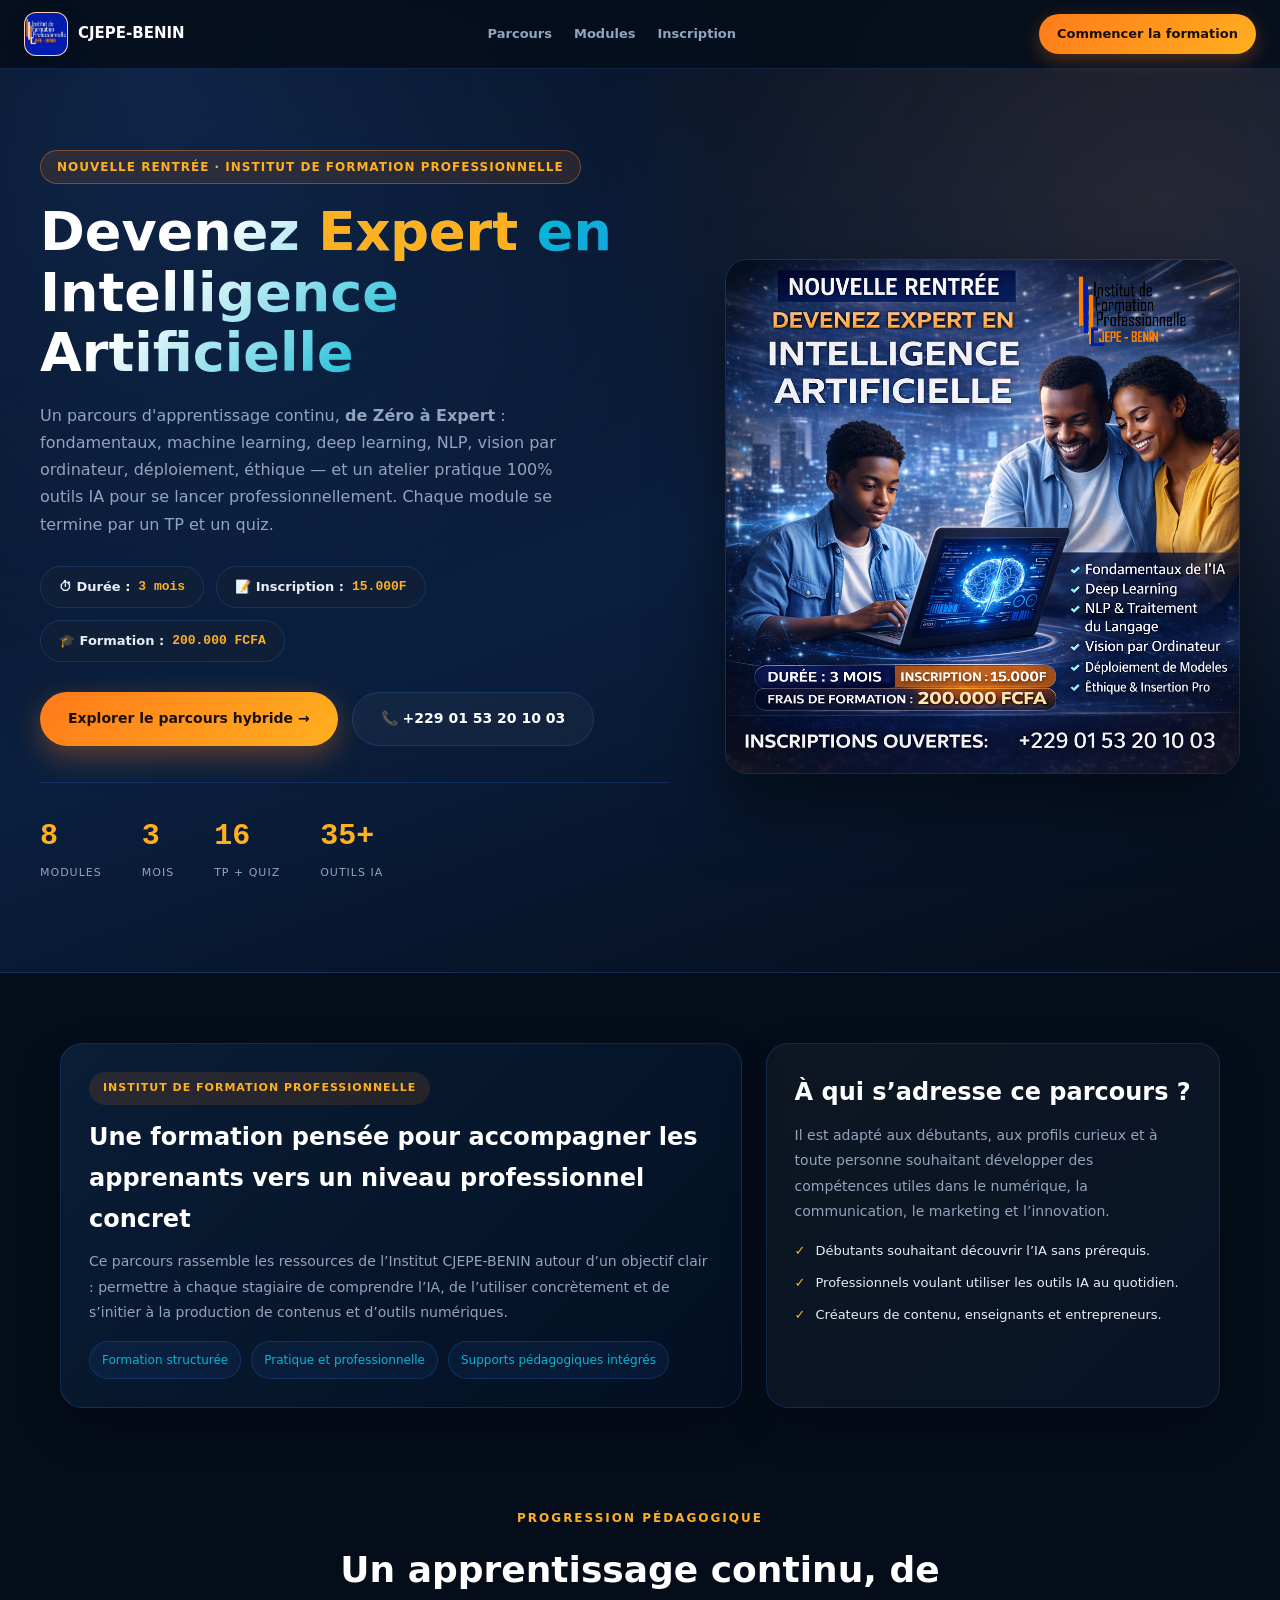
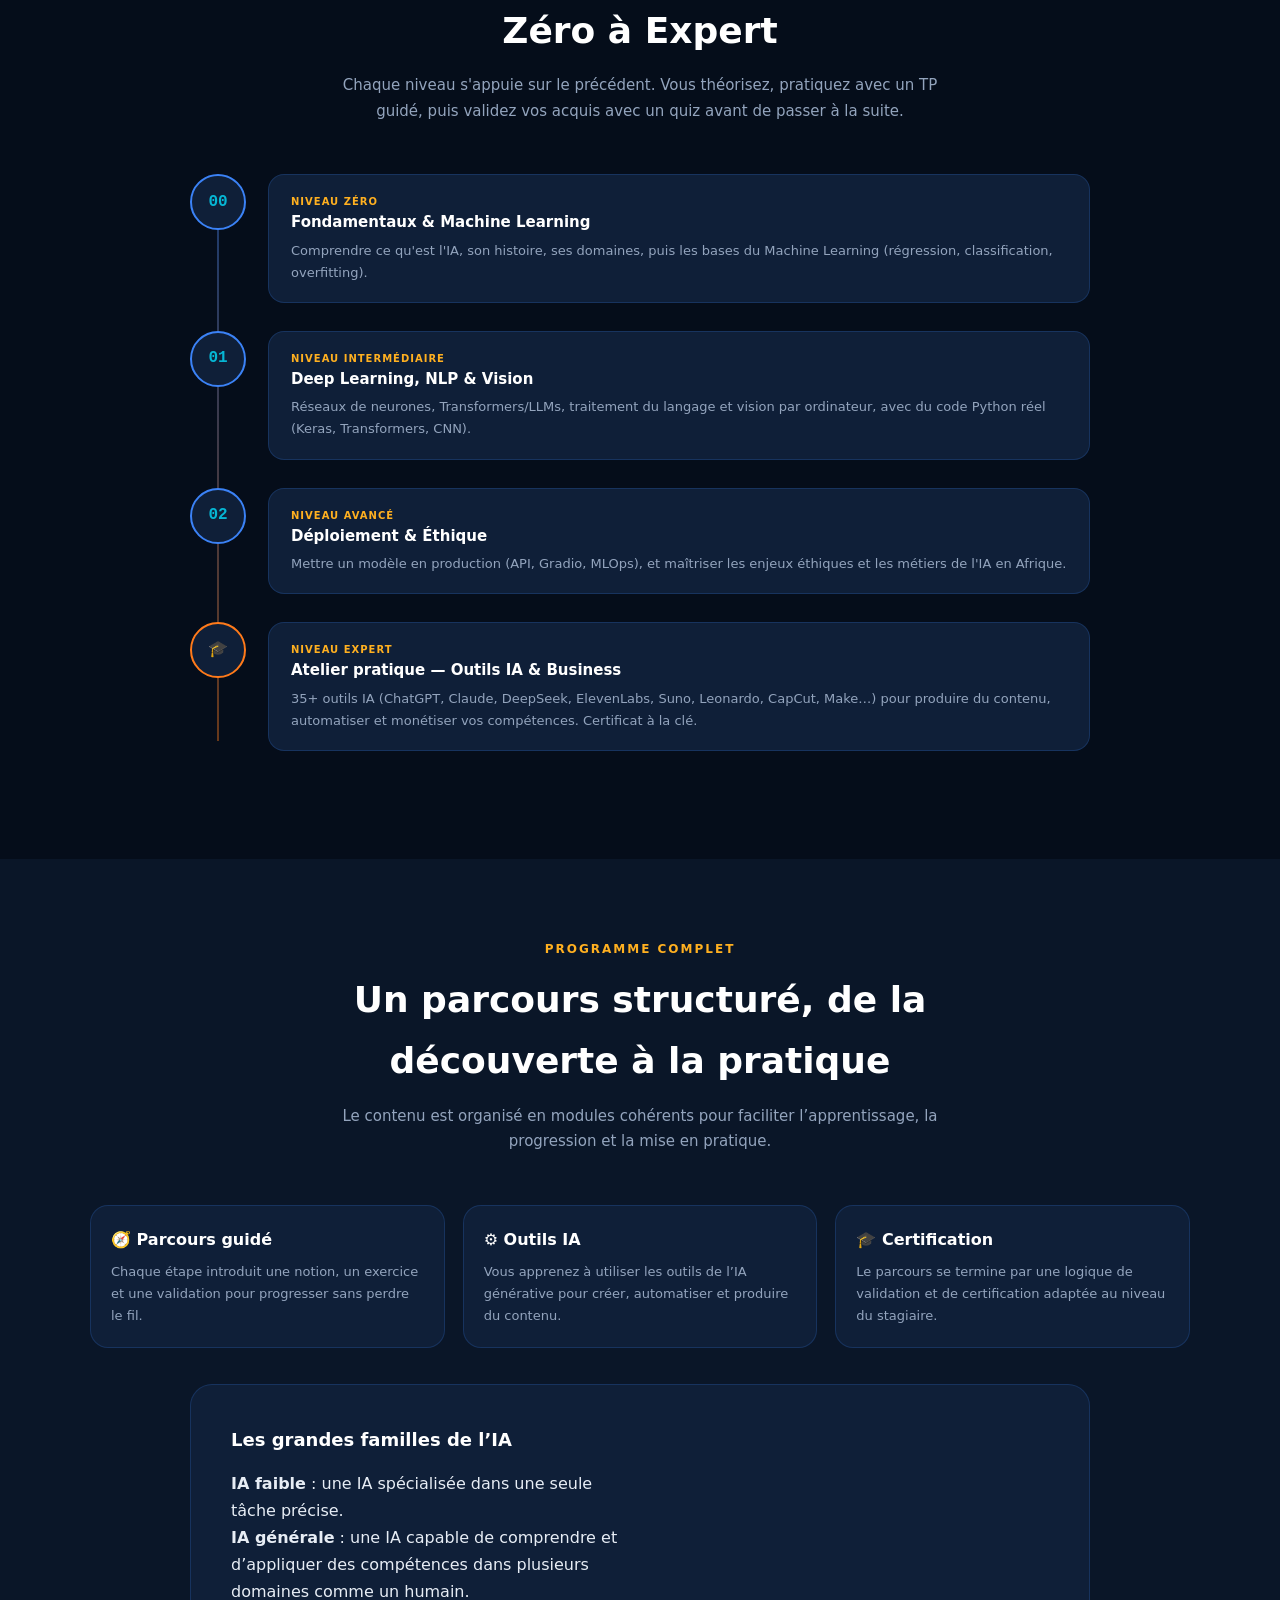
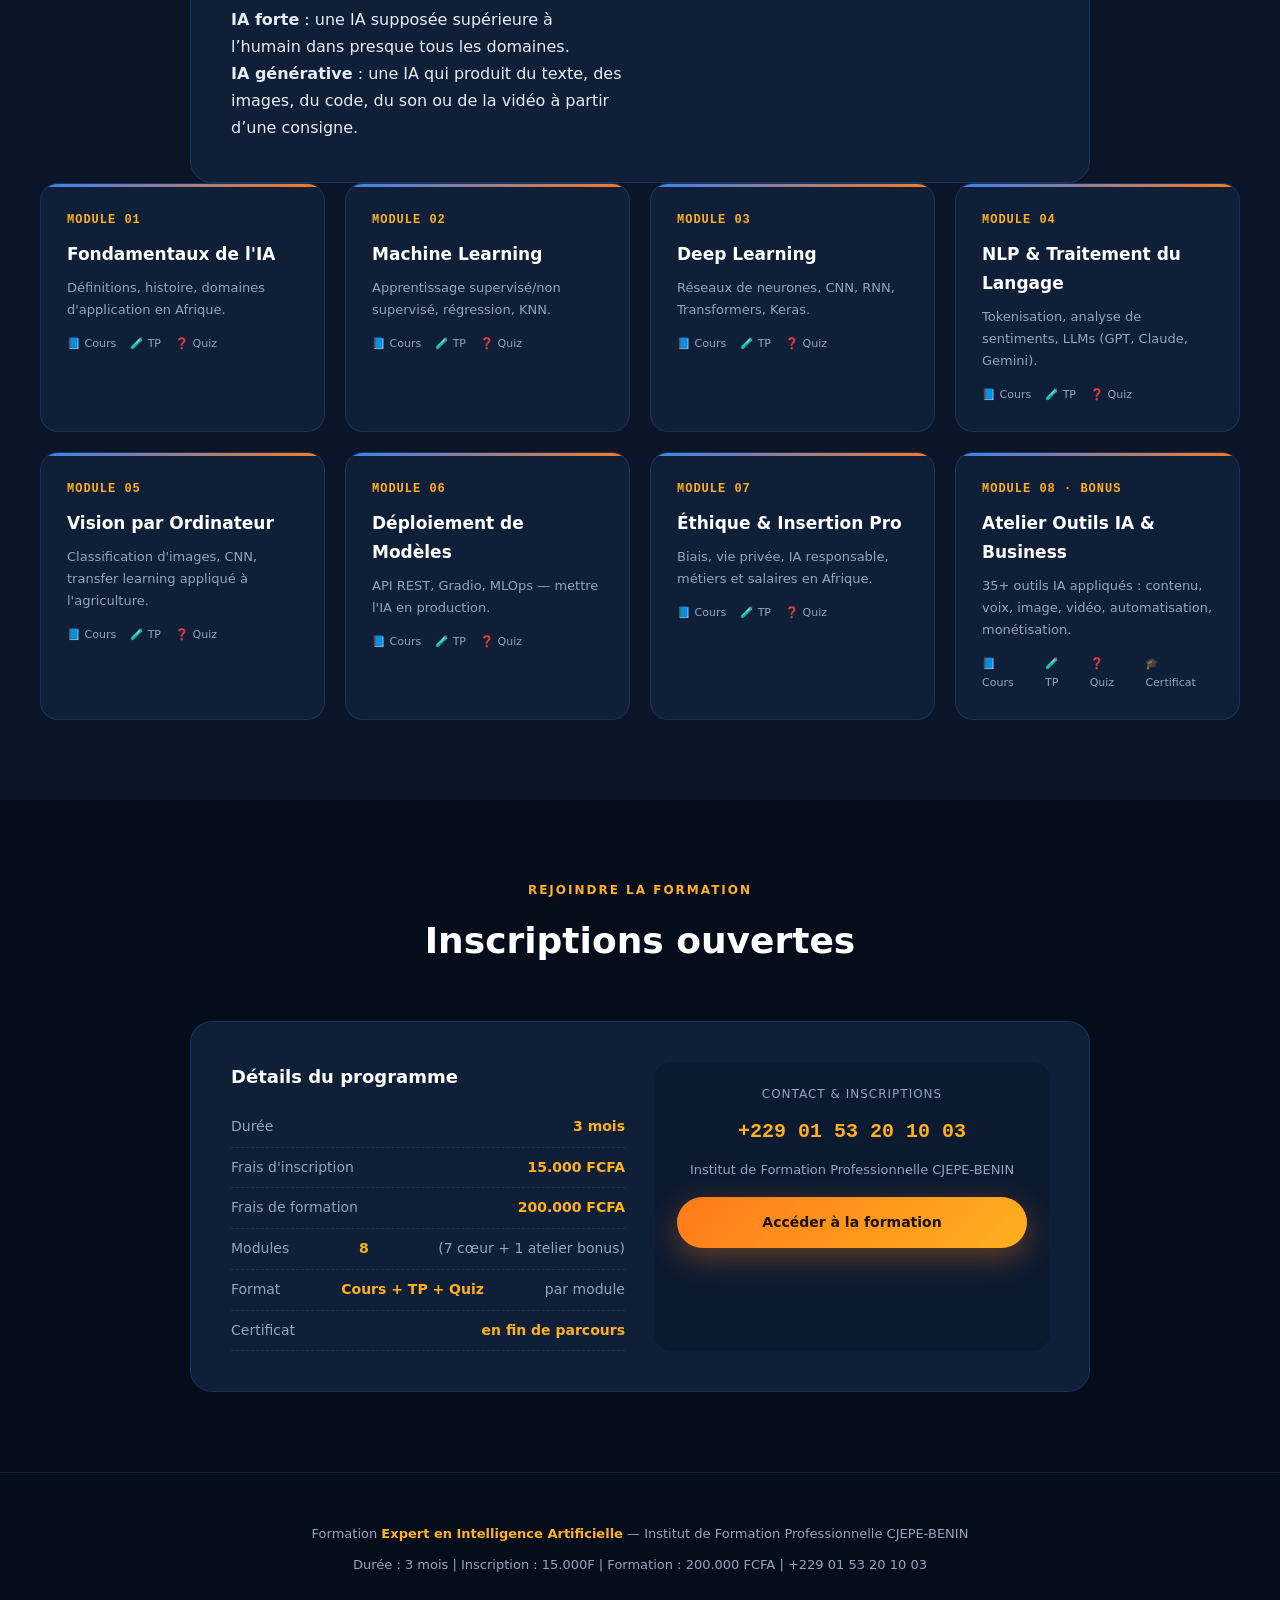
<file: site/index.html>
<!DOCTYPE html>
<html lang="fr">
<head>
<meta charset="UTF-8">
<meta name="viewport" content="width=device-width, initial-scale=1.0">
<title>CJEPE-BENIN | Devenez Expert en Intelligence Artificielle</title>
<meta name="description" content="Formation complète Zéro à Expert en Intelligence Artificielle — Institut de Formation Professionnelle CJEPE-BENIN. 8 modules, TP pratiques, quiz et certificat.">
<link rel="stylesheet" href="assets/style.css">
</head>
<body>

<div id="topbar">
  <a href="index.html" class="brand"><img src="Logo.jpeg" alt="Logo CJEPE-BENIN"> <span>CJEPE-BENIN</span></a>
  <nav>
    <a href="#parcours">Parcours</a>
    <a href="#modules">Modules</a>
    <a href="#inscription">Inscription</a>
  </nav>
  <a class="cta" href="formation.html">Commencer la formation</a>
</div>

<!-- HERO -->
<section class="hero-land">
  <div class="grid">
    <div>
      <span class="badge">Nouvelle rentrée · Institut de Formation Professionnelle</span>
      <h1 style="margin-top:18px;">Devenez <span>Expert</span> en<br>Intelligence Artificielle</h1>
      <p class="lead">Un parcours d'apprentissage continu, <strong>de Zéro à Expert</strong> : fondamentaux, machine learning, deep learning, NLP, vision par ordinateur, déploiement, éthique — et un atelier pratique 100% outils IA pour se lancer professionnellement. Chaque module se termine par un TP et un quiz.</p>

      <div class="price-row">
        <div class="pill">⏱ Durée : <b>3 mois</b></div>
        <div class="pill">📝 Inscription : <b>15.000F</b></div>
        <div class="pill">🎓 Formation : <b>200.000 FCFA</b></div>
      </div>

      <div class="btn-group">
        <a href="formation.html#parcours-hybride" class="btn btn-primary">Explorer le parcours hybride →</a>
        <a href="tel:+22901532010 03" class="btn btn-ghost">📞 +229 01 53 20 10 03</a>
      </div>

      <div class="stats-strip">
        <div class="stat"><div class="val">8</div><div class="lbl">Modules</div></div>
        <div class="stat"><div class="val">3</div><div class="lbl">Mois</div></div>
        <div class="stat"><div class="val">16</div><div class="lbl">TP + Quiz</div></div>
        <div class="stat"><div class="val">35+</div><div class="lbl">Outils IA</div></div>
      </div>
    </div>

    <div class="poster-frame">
      <img src="assets/img/affiche.png" alt="Affiche — Devenez Expert en Intelligence Artificielle, Institut de Formation Professionnelle CJEPE-BENIN">
    </div>
  </div>
</section>

<section class="section-pad about-section">
  <div class="about-grid">
    <div class="about-card about-card-main">
      <div class="about-chip">Institut de Formation Professionnelle</div>
      <h3>Une formation pensée pour accompagner les apprenants vers un niveau professionnel concret</h3>
      <p>Ce parcours rassemble les ressources de l’Institut CJEPE-BENIN autour d’un objectif clair : permettre à chaque stagiaire de comprendre l’IA, de l’utiliser concrètement et de s’initier à la production de contenus et d’outils numériques.</p>
      <div class="pill-row">
        <span>Formation structurée</span>
        <span>Pratique et professionnelle</span>
        <span>Supports pédagogiques intégrés</span>
      </div>
    </div>
    <div class="about-card">
      <h3>À qui s’adresse ce parcours ?</h3>
      <p>Il est adapté aux débutants, aux profils curieux et à toute personne souhaitant développer des compétences utiles dans le numérique, la communication, le marketing et l’innovation.</p>
      <div class="about-list">
        <div>Débutants souhaitant découvrir l’IA sans prérequis.</div>
        <div>Professionnels voulant utiliser les outils IA au quotidien.</div>
        <div>Créateurs de contenu, enseignants et entrepreneurs.</div>
      </div>
    </div>
  </div>
</section>

<!-- PARCOURS ZERO A EXPERT -->
<section class="section-pad" id="parcours">
  <div class="section-title">
    <div class="eyebrow">Progression pédagogique</div>
    <h2>Un apprentissage continu, de Zéro à Expert</h2>
    <p>Chaque niveau s'appuie sur le précédent. Vous théorisez, pratiquez avec un TP guidé, puis validez vos acquis avec un quiz avant de passer à la suite.</p>
  </div>

  <div class="roadmap">
    <div class="road-step">
      <div class="dot">00</div>
      <div class="body">
        <div class="lvl">Niveau Zéro</div>
        <h4>Fondamentaux & Machine Learning</h4>
        <p>Comprendre ce qu'est l'IA, son histoire, ses domaines, puis les bases du Machine Learning (régression, classification, overfitting).</p>
      </div>
    </div>
    <div class="road-step">
      <div class="dot">01</div>
      <div class="body">
        <div class="lvl">Niveau Intermédiaire</div>
        <h4>Deep Learning, NLP & Vision</h4>
        <p>Réseaux de neurones, Transformers/LLMs, traitement du langage et vision par ordinateur, avec du code Python réel (Keras, Transformers, CNN).</p>
      </div>
    </div>
    <div class="road-step">
      <div class="dot">02</div>
      <div class="body">
        <div class="lvl">Niveau Avancé</div>
        <h4>Déploiement & Éthique</h4>
        <p>Mettre un modèle en production (API, Gradio, MLOps), et maîtriser les enjeux éthiques et les métiers de l'IA en Afrique.</p>
      </div>
    </div>
    <div class="road-step expert">
      <div class="dot">🎓</div>
      <div class="body">
        <div class="lvl">Niveau Expert</div>
        <h4>Atelier pratique — Outils IA & Business</h4>
        <p>35+ outils IA (ChatGPT, Claude, DeepSeek, ElevenLabs, Suno, Leonardo, CapCut, Make…) pour produire du contenu, automatiser et monétiser vos compétences. Certificat à la clé.</p>
      </div>
    </div>
  </div>
</section>

<!-- PROGRAMME -->
<section class="section-pad" id="modules" style="background:var(--surface);">
  <div class="section-title">
    <div class="eyebrow">Programme complet</div>
    <h2>Un parcours structuré, de la découverte à la pratique</h2>
    <p>Le contenu est organisé en modules cohérents pour faciliter l’apprentissage, la progression et la mise en pratique.</p>
  </div>

  <div class="feature-strip">
    <div class="feature-card">
      <div class="feature-title">🧭 Parcours guidé</div>
      <p>Chaque étape introduit une notion, un exercice et une validation pour progresser sans perdre le fil.</p>
    </div>
    <div class="feature-card">
      <div class="feature-title">⚙️ Outils IA</div>
      <p>Vous apprenez à utiliser les outils de l’IA générative pour créer, automatiser et produire du contenu.</p>
    </div>
    <div class="feature-card">
      <div class="feature-title">🎓 Certification</div>
      <p>Le parcours se termine par une logique de validation et de certification adaptée au niveau du stagiaire.</p>
    </div>
  </div>

  <div class="info-panel" style="margin-top:22px;">
    <div>
      <h3>Les grandes familles de l’IA</h3>
      <p><strong>IA faible</strong> : une IA spécialisée dans une seule tâche précise.<br>
      <strong>IA générale</strong> : une IA capable de comprendre et d’appliquer des compétences dans plusieurs domaines comme un humain.<br>
      <strong>IA forte</strong> : une IA supposée supérieure à l’humain dans presque tous les domaines.<br>
      <strong>IA générative</strong> : une IA qui produit du texte, des images, du code, du son ou de la vidéo à partir d’une consigne.</p>
    </div>
  </div>

  <div class="mod-grid">
    <a class="mod-card" href="formation.html#module-1">
      <div class="idx">MODULE 01</div>
      <h3>Fondamentaux de l'IA</h3>
      <p>Définitions, histoire, domaines d'application en Afrique.</p>
      <div class="meta"><span>📘 Cours</span><span>🧪 TP</span><span>❓ Quiz</span></div>
    </a>
    <a class="mod-card" href="formation.html#module-2">
      <div class="idx">MODULE 02</div>
      <h3>Machine Learning</h3>
      <p>Apprentissage supervisé/non supervisé, régression, KNN.</p>
      <div class="meta"><span>📘 Cours</span><span>🧪 TP</span><span>❓ Quiz</span></div>
    </a>
    <a class="mod-card" href="formation.html#module-3">
      <div class="idx">MODULE 03</div>
      <h3>Deep Learning</h3>
      <p>Réseaux de neurones, CNN, RNN, Transformers, Keras.</p>
      <div class="meta"><span>📘 Cours</span><span>🧪 TP</span><span>❓ Quiz</span></div>
    </a>
    <a class="mod-card" href="formation.html#module-4">
      <div class="idx">MODULE 04</div>
      <h3>NLP & Traitement du Langage</h3>
      <p>Tokenisation, analyse de sentiments, LLMs (GPT, Claude, Gemini).</p>
      <div class="meta"><span>📘 Cours</span><span>🧪 TP</span><span>❓ Quiz</span></div>
    </a>
    <a class="mod-card" href="formation.html#module-5">
      <div class="idx">MODULE 05</div>
      <h3>Vision par Ordinateur</h3>
      <p>Classification d'images, CNN, transfer learning appliqué à l'agriculture.</p>
      <div class="meta"><span>📘 Cours</span><span>🧪 TP</span><span>❓ Quiz</span></div>
    </a>
    <a class="mod-card" href="formation.html#module-6">
      <div class="idx">MODULE 06</div>
      <h3>Déploiement de Modèles</h3>
      <p>API REST, Gradio, MLOps — mettre l'IA en production.</p>
      <div class="meta"><span>📘 Cours</span><span>🧪 TP</span><span>❓ Quiz</span></div>
    </a>
    <a class="mod-card" href="formation.html#module-7">
      <div class="idx">MODULE 07</div>
      <h3>Éthique & Insertion Pro</h3>
      <p>Biais, vie privée, IA responsable, métiers et salaires en Afrique.</p>
      <div class="meta"><span>📘 Cours</span><span>🧪 TP</span><span>❓ Quiz</span></div>
    </a>
    <a class="mod-card" href="formation.html#module-8">
      <div class="idx">MODULE 08 · BONUS</div>
      <h3>Atelier Outils IA & Business</h3>
      <p>35+ outils IA appliqués : contenu, voix, image, vidéo, automatisation, monétisation.</p>
      <div class="meta"><span>📘 Cours</span><span>🧪 TP</span><span>❓ Quiz</span><span>🎓 Certificat</span></div>
    </a>
  </div>
</section>

<!-- INSCRIPTION -->
<section class="section-pad" id="inscription">
  <div class="section-title">
    <div class="eyebrow">Rejoindre la formation</div>
    <h2>Inscriptions ouvertes</h2>
  </div>

  <div class="info-panel">
    <div>
      <h3>Détails du programme</h3>
      <ul>
        <li>Durée <b>3 mois</b></li>
        <li>Frais d'inscription <b>15.000 FCFA</b></li>
        <li>Frais de formation <b>200.000 FCFA</b></li>
        <li>Modules <b>8</b> (7 cœur + 1 atelier bonus)</li>
        <li>Format <b>Cours + TP + Quiz</b> par module</li>
        <li>Certificat <b>en fin de parcours</b></li>
      </ul>
    </div>
    <div class="contact-box">
      <div style="font-size:12px;color:var(--muted);text-transform:uppercase;letter-spacing:1px;">Contact & inscriptions</div>
      <div class="num">+229 01 53 20 10 03</div>
      <p style="font-size:13px;color:var(--muted);margin-bottom:16px;">Institut de Formation Professionnelle CJEPE-BENIN</p>
      <a href="formation.html" class="btn btn-primary" style="width:100%;justify-content:center;">Accéder à la formation</a>
    </div>
  </div>
</section>

<footer class="site-footer">
  <p>Formation <strong>Expert en Intelligence Artificielle</strong> — Institut de Formation Professionnelle CJEPE-BENIN</p>
  <p style="margin-top:8px;">Durée : 3 mois | Inscription : 15.000F | Formation : 200.000 FCFA | +229 01 53 20 10 03</p>
</footer>

<script src="assets/app.js"></script>
</body>
</html>
</file>
<file: site/assets/style.css>
/* ===================================================================
   CJEPE-BENIN — Formation Expert en Intelligence Artificielle
   Feuille de style unique — conforme à l'affiche (navy + orange)
   =================================================================== */

:root{
  --bg:#050d1a;
  --surface:#0a1628;
  --card:#0f1f38;
  --card-soft:#0c1a30;
  --navy:#0a1f6b;
  --orange:#ff7a1a;
  --orange-2:#ffb020;
  --blue:#3b82f6;
  --cyan:#06b6d4;
  --green:#22c55e;
  --red:#ef4444;
  --text:#e7edf5;
  --muted:#93a4bd;
  --border:rgba(59,130,246,.2);
  --glow:rgba(59,130,246,.15);
  --radius:14px;
  --font-head:'Poppins', 'Segoe UI', system-ui, sans-serif;
  --font-body:'Inter', 'Segoe UI', system-ui, sans-serif;
  --font-mono:'Consolas', 'Courier New', monospace;
}

*{margin:0;padding:0;box-sizing:border-box;}
html{scroll-behavior:smooth;}
body{
  background:var(--bg);
  color:var(--text);
  font-family:var(--font-body);
  line-height:1.7;
  overflow-x:hidden;
}
img{max-width:100%;display:block;}
a{color:inherit;}
h1,h2,h3,h4{font-family:var(--font-head);}
::selection{background:var(--orange);color:#1a0f00;}

::-webkit-scrollbar{width:8px;height:8px;}
::-webkit-scrollbar-track{background:var(--bg);}
::-webkit-scrollbar-thumb{background:var(--navy);border-radius:8px;}
::-webkit-scrollbar-thumb:hover{background:var(--blue);}

.container{max-width:1200px;margin:0 auto;padding:0 24px;}

/* ---------- Utility badges / tags ---------- */
.badge{
  display:inline-flex;align-items:center;gap:8px;
  background:rgba(255,122,26,.12);border:1px solid rgba(255,122,26,.4);
  padding:6px 16px;border-radius:50px;font-size:12px;color:var(--orange-2);
  font-weight:700;letter-spacing:1px;text-transform:uppercase;
}
.tags{display:flex;flex-wrap:wrap;gap:8px;margin:16px 0;}
.tag{
  padding:4px 12px;border-radius:50px;font-size:12px;font-weight:600;
  background:rgba(59,130,246,.1);border:1px solid rgba(59,130,246,.3);color:var(--cyan);
}
.tag.orange{background:rgba(255,122,26,.12);border-color:rgba(255,122,26,.4);color:var(--orange-2);}
.tag.green{background:rgba(34,197,94,.1);border-color:rgba(34,197,94,.3);color:#4ade80;}

/* ===================================================================
   TOPBAR (both pages)
   =================================================================== */
#topbar{
  position:fixed;top:0;left:0;right:0;z-index:500;
  display:flex;align-items:center;justify-content:space-between;
  padding:12px 24px;background:rgba(5,13,26,.85);backdrop-filter:blur(10px);
  border-bottom:1px solid var(--border);
}
#topbar .brand{display:flex;align-items:center;gap:10px;font-family:var(--font-head);font-weight:800;font-size:15px;color:#fff;text-decoration:none;}
#topbar .brand img,
.sidebar-logo img,
.logo-mark{
  width:44px;height:44px;border-radius:12px;object-fit:cover;
  border:1px solid rgba(255,122,26,.35);
  box-shadow:0 8px 20px rgba(0,0,0,.22);
  background:#fff;
}
#topbar .brand .mark{
  width:32px;height:32px;border-radius:8px;
  background:linear-gradient(135deg,var(--navy),var(--blue));
  display:flex;align-items:center;justify-content:center;font-size:14px;font-weight:800;color:#fff;
  border:1px solid rgba(255,122,26,.5);
}
#topbar nav{display:flex;gap:22px;align-items:center;}
#topbar nav a{font-size:13px;font-weight:600;color:var(--muted);text-decoration:none;transition:.2s;}
#topbar nav a:hover{color:#fff;}
#topbar .cta{
  background:linear-gradient(135deg,var(--orange),var(--orange-2));
  color:#1a0f00;padding:9px 18px;border-radius:50px;font-weight:700;font-size:13px;
  text-decoration:none;box-shadow:0 6px 18px rgba(255,122,26,.3);
}

/* ===================================================================
   LANDING PAGE (index.html)
   =================================================================== */
.hero-land{
  position:relative;padding:150px 24px 90px;overflow:hidden;
  background:
    radial-gradient(circle at 12% 8%, rgba(59,130,246,.18) 0, transparent 40%),
    radial-gradient(circle at 90% 20%, rgba(255,122,26,.12) 0, transparent 40%),
    linear-gradient(160deg,#050d1a 0%, #0a1f3f 55%, #050d1a 100%);
  border-bottom:1px solid var(--border);
}
.hero-land .grid{display:grid;grid-template-columns:1.1fr .9fr;gap:56px;align-items:center;max-width:1200px;margin:0 auto;}
.hero-land h1{
  font-size:clamp(34px,5vw,54px);font-weight:800;line-height:1.12;margin-bottom:18px;
  background:linear-gradient(135deg,#fff 25%,var(--cyan) 65%,var(--blue));
  -webkit-background-clip:text;-webkit-text-fill-color:transparent;
}
.hero-land h1 span{color:var(--orange-2);-webkit-text-fill-color:var(--orange-2);}
.hero-land p.lead{font-size:16px;color:var(--muted);max-width:560px;margin-bottom:28px;}
.hero-land .price-row{display:flex;flex-wrap:wrap;gap:12px;margin-bottom:30px;}
.pill{
  background:var(--card);border:1px solid var(--border);border-radius:50px;
  padding:9px 18px;font-size:13px;font-weight:700;display:flex;align-items:center;gap:8px;
}
.pill b{color:var(--orange-2);font-family:var(--font-mono);}
.hero-land .btn-group{display:flex;gap:14px;flex-wrap:wrap;}
.btn{
  display:inline-flex;align-items:center;gap:8px;padding:14px 28px;border-radius:50px;
  font-weight:700;font-size:14px;text-decoration:none;transition:.2s;cursor:pointer;border:none;
}
.btn-primary{background:linear-gradient(135deg,var(--orange),var(--orange-2));color:#1a0f00;box-shadow:0 10px 30px rgba(255,122,26,.35);}
.btn-primary:hover{transform:translateY(-2px);box-shadow:0 14px 36px rgba(255,122,26,.45);}
.btn-ghost{background:rgba(255,255,255,.04);border:1px solid var(--border);color:#fff;}
.btn-ghost:hover{border-color:var(--blue);background:rgba(59,130,246,.08);}

.hero-land .poster-frame{
  position:relative;border-radius:22px;overflow:hidden;border:1px solid var(--border);
  box-shadow:0 30px 70px rgba(0,0,0,.5);
}
.hero-land .poster-frame img{width:100%;display:block;}

.stats-strip{display:flex;gap:40px;flex-wrap:wrap;margin-top:36px;padding-top:28px;border-top:1px solid var(--border);}
.stats-strip .stat .val{font-size:30px;font-weight:800;color:var(--orange-2);font-family:var(--font-mono);}
.stats-strip .stat .lbl{font-size:11px;color:var(--muted);text-transform:uppercase;letter-spacing:1px;margin-top:2px;}

/* Section generic */
.section-pad{padding:80px 24px;}
.section-title{text-align:center;max-width:640px;margin:0 auto 50px;}
.section-title .eyebrow{color:var(--orange-2);font-size:12px;font-weight:700;letter-spacing:2px;text-transform:uppercase;}
.section-title h2{font-size:clamp(24px,3.5vw,36px);font-weight:800;margin-top:10px;color:#fff;}
.section-title p{color:var(--muted);margin-top:12px;font-size:15px;}

/* Path / roadmap zero-to-expert */
.roadmap{max-width:900px;margin:0 auto;position:relative;}
.roadmap::before{content:'';position:absolute;left:27px;top:10px;bottom:10px;width:2px;background:linear-gradient(var(--blue),var(--orange));opacity:.4;}
.road-step{display:flex;gap:22px;margin-bottom:28px;position:relative;}
.road-step .dot{
  flex-shrink:0;width:56px;height:56px;border-radius:50%;
  background:var(--card);border:2px solid var(--blue);
  display:flex;align-items:center;justify-content:center;font-family:var(--font-mono);font-weight:800;color:var(--cyan);
  z-index:1;
}
.road-step.expert .dot{border-color:var(--orange);color:var(--orange-2);}
.road-step .body{
  background:var(--card);border:1px solid var(--border);border-radius:16px;padding:18px 22px;flex:1;
}
.road-step .body h4{font-size:15px;font-weight:700;color:#fff;margin-bottom:4px;}
.road-step .body p{font-size:13px;color:var(--muted);margin:0;}
.road-step .lvl{font-size:10px;color:var(--orange-2);text-transform:uppercase;letter-spacing:1px;font-weight:700;}

/* Modules grid on landing */
.mod-grid{display:grid;grid-template-columns:repeat(auto-fit,minmax(260px,1fr));gap:20px;max-width:1200px;margin:0 auto;}
.mod-card{
  background:var(--card);border:1px solid var(--border);border-radius:18px;padding:26px;
  transition:.25s;position:relative;overflow:hidden;text-decoration:none;color:var(--text);display:block;
}
.mod-card::before{content:'';position:absolute;top:0;left:0;right:0;height:3px;background:linear-gradient(90deg,var(--blue),var(--orange));}
.mod-card:hover{transform:translateY(-6px);border-color:var(--orange);box-shadow:0 16px 40px rgba(255,122,26,.15);}
.mod-card .idx{font-family:var(--font-mono);font-size:12px;color:var(--orange-2);font-weight:700;letter-spacing:1px;}
.mod-card h3{font-size:17px;font-weight:700;color:#fff;margin:10px 0 8px;}
.mod-card p{font-size:13px;color:var(--muted);}
.mod-card .meta{display:flex;gap:14px;margin-top:14px;font-size:11px;color:var(--muted);}
.mod-card .meta span{display:flex;align-items:center;gap:5px;}

/* Pricing / info card */
.info-panel{
  max-width:900px;margin:0 auto;background:var(--card);border:1px solid var(--border);
  border-radius:22px;padding:40px;display:grid;grid-template-columns:1fr 1fr;gap:30px;
}
.info-panel h3{color:#fff;font-size:18px;margin-bottom:14px;}
.info-panel ul{list-style:none;}
.info-panel li{font-size:14px;color:var(--muted);padding:8px 0;border-bottom:1px dashed var(--border);display:flex;justify-content:space-between;}
.info-panel li b{color:var(--orange-2);}
.contact-box{background:var(--card-soft);border-radius:16px;padding:22px;text-align:center;}
.contact-box .num{font-family:var(--font-mono);font-size:20px;color:var(--orange-2);font-weight:800;margin:10px 0;}

footer.site-footer{
  padding:50px 24px;text-align:center;border-top:1px solid var(--border);color:var(--muted);font-size:13px;
}
footer.site-footer strong{color:var(--orange-2);}

/* ===================================================================
   PARCOURS HYBRIDE — intégration de la formation 15 séances + IA.html
   =================================================================== */
.hybrid-section{
  padding:60px;
  background:linear-gradient(135deg, rgba(59,130,246,.08), rgba(255,122,26,.05));
  border-bottom:1px solid var(--border);
}
.hybrid-grid{
  display:grid;
  grid-template-columns:repeat(auto-fit,minmax(280px,1fr));
  gap:20px;
  max-width:1200px;
  margin:0 auto;
}
.hybrid-card{
  background:linear-gradient(145deg, rgba(15,31,56,.95), rgba(10,22,40,.95));
  border:1px solid var(--border);
  border-radius:22px;
  padding:24px;
  box-shadow:0 18px 42px rgba(0,0,0,.22);
}
.hybrid-card.accent{
  border-color:rgba(255,122,26,.4);
  box-shadow:0 20px 46px rgba(255,122,26,.16);
}
.hybrid-card h3{
  color:#fff;
  font-size:22px;
  margin-bottom:10px;
}
.hybrid-card p{
  color:var(--muted);
  font-size:14px;
  margin-bottom:12px;
}
.hybrid-card ul{
  list-style:none;
  display:grid;
  gap:8px;
  margin:14px 0 18px;
}
.hybrid-card li{
  font-size:13px;
  color:var(--text);
  display:flex;
  gap:8px;
  align-items:flex-start;
}
.hybrid-card li::before{
  content:'•';
  color:var(--orange-2);
  font-weight:700;
  margin-top:2px;
}
.hybrid-card .btn-group{
  display:flex;
  flex-wrap:wrap;
  gap:10px;
  margin-top:14px;
}
.hybrid-steps{
  display:grid;
  grid-template-columns:repeat(auto-fit,minmax(220px,1fr));
  gap:16px;
  max-width:1200px;
  margin:24px auto 0;
}
.step-card{
  background:rgba(255,255,255,.03);
  border:1px solid var(--border);
  border-radius:16px;
  padding:18px;
}
.step-card .step-title{
  color:var(--orange-2);
  font-size:11px;
  font-weight:800;
  letter-spacing:1px;
  text-transform:uppercase;
  margin-bottom:8px;
}
.step-card p{
  color:var(--muted);
  font-size:13px;
  margin:0;
}
.feature-strip{
  display:grid;
  grid-template-columns:repeat(auto-fit,minmax(220px,1fr));
  gap:18px;
  max-width:1100px;
  margin:0 auto 36px;
}
.feature-card{
  background:var(--card);
  border:1px solid var(--border);
  border-radius:18px;
  padding:20px;
}
.feature-card .feature-title{
  color:#fff;
  font-size:16px;
  font-weight:700;
  margin-bottom:8px;
}
.feature-card p{
  color:var(--muted);
  font-size:13px;
  margin:0;
}

.about-section{
  padding:70px 24px 20px;
}
.about-grid{
  display:grid;
  grid-template-columns:1.2fr .8fr;
  gap:24px;
  max-width:1160px;
  margin:0 auto;
}
.about-card{
  background:linear-gradient(135deg, rgba(255,255,255,.04), rgba(59,130,246,.06));
  border:1px solid var(--border);
  border-radius:22px;
  padding:28px;
  box-shadow:0 20px 45px rgba(0,0,0,.18);
}
.about-card-main{
  background:linear-gradient(135deg, rgba(10,31,56,.95), rgba(3,16,34,.95));
}
.about-chip{
  display:inline-block;
  margin-bottom:12px;
  padding:7px 14px;
  border-radius:50px;
  background:rgba(255,122,26,.12);
  color:var(--orange-2);
  font-size:11px;
  font-weight:800;
  letter-spacing:1px;
  text-transform:uppercase;
}
.about-card h3{
  color:#fff;
  font-size:24px;
  margin-bottom:10px;
}
.about-card p{
  color:var(--muted);
  font-size:14px;
  line-height:1.8;
}
.about-list{
  display:grid;
  gap:10px;
  margin-top:16px;
}
.about-list div{
  display:flex;
  gap:10px;
  align-items:flex-start;
  color:var(--text);
  font-size:13px;
}
.about-list div::before{
  content:'✓';
  color:var(--orange-2);
  font-weight:800;
}
.about-card .pill-row{
  display:flex;
  flex-wrap:wrap;
  gap:10px;
  margin-top:16px;
}
.about-card .pill-row span{
  border:1px solid var(--border);
  border-radius:50px;
  padding:8px 12px;
  font-size:12px;
  color:var(--cyan);
  background:rgba(59,130,246,.08);
}

@media (max-width: 900px){
  .about-grid{grid-template-columns:1fr;}
}

/* ===================================================================
   FORMATION.HTML — app shell (sidebar + content)
   =================================================================== */
#app{display:flex;}
#sidebar{
  position:fixed;top:0;left:0;height:100vh;width:300px;
  background:var(--surface);border-right:1px solid var(--border);
  overflow-y:auto;z-index:400;padding-bottom:40px;transition:transform .3s;
}
.sidebar-logo{
  padding:20px;border-bottom:1px solid var(--border);
  background:linear-gradient(135deg,#0a1628,#0f2040);position:sticky;top:0;z-index:2;
}
.sidebar-logo .school{font-size:10px;color:var(--orange-2);font-weight:700;letter-spacing:2px;text-transform:uppercase;}
.sidebar-logo h2{font-size:14px;font-weight:800;color:#fff;margin-top:4px;line-height:1.3;}
.sidebar-logo a.back{display:inline-block;margin-top:10px;font-size:11px;color:var(--muted);text-decoration:none;}
.sidebar-logo a.back:hover{color:#fff;}

.global-progress{padding:14px 20px;border-bottom:1px solid var(--border);}
.global-progress .lbl{display:flex;justify-content:space-between;font-size:11px;color:var(--muted);margin-bottom:6px;}
.global-progress .lbl b{color:var(--orange-2);}
.bar{background:rgba(255,255,255,.06);border-radius:50px;height:7px;overflow:hidden;}
.bar-fill{height:100%;border-radius:50px;background:linear-gradient(90deg,var(--blue),var(--orange));transition:width .5s ease;width:0%;}

.nav-section{padding:14px 12px 2px;}
.nav-section-label{font-size:10px;font-weight:700;letter-spacing:2px;text-transform:uppercase;color:var(--muted);margin-bottom:6px;padding:0 8px;}
.nav-item{
  display:flex;align-items:center;gap:10px;width:100%;text-align:left;
  padding:10px 12px;border-radius:10px;text-decoration:none;
  color:var(--muted);font-size:13px;font-weight:600;border:none;background:none;cursor:pointer;
  transition:.2s;
}
.nav-item:hover{background:var(--glow);color:#fff;}
.nav-item.active{background:var(--glow);color:#fff;border-left:3px solid var(--orange);padding-left:9px;}
.nav-item .num{font-family:var(--font-mono);font-size:10px;color:var(--blue);flex-shrink:0;}
.nav-item .check{
  margin-left:auto;width:16px;height:16px;border-radius:50%;border:1.5px solid var(--border);
  display:flex;align-items:center;justify-content:center;font-size:9px;flex-shrink:0;color:transparent;
}
.nav-item .check.done{background:var(--green);border-color:var(--green);color:#052e13;}

#menu-btn{
  display:none;position:fixed;top:14px;left:14px;z-index:600;
  background:var(--surface);border:1px solid var(--border);color:#fff;
  padding:10px 13px;border-radius:10px;cursor:pointer;font-size:16px;
}

#main{margin-left:300px;min-height:100vh;width:calc(100% - 300px);padding-top:0;}

.hero-course{
  background:linear-gradient(135deg,#050d1a 0%,#0a1f3f 50%,#05122a 100%);
  padding:110px 60px 60px;position:relative;overflow:hidden;border-bottom:1px solid var(--border);
}
.hero-course::before{content:'';position:absolute;top:-50%;left:-20%;width:600px;height:600px;background:radial-gradient(circle,rgba(59,130,246,.12) 0,transparent 70%);}
.hero-course::after{content:'';position:absolute;bottom:-30%;right:0;width:400px;height:400px;background:radial-gradient(circle,rgba(255,122,26,.1) 0,transparent 70%);}
.hero-course h1{
  font-size:clamp(30px,4.5vw,48px);font-weight:800;line-height:1.15;margin-bottom:14px;position:relative;
  background:linear-gradient(135deg,#fff 30%,var(--cyan) 70%,var(--blue));-webkit-background-clip:text;-webkit-text-fill-color:transparent;
}
.hero-course p{font-size:15px;color:var(--muted);max-width:620px;margin-bottom:26px;position:relative;}
.hero-course .hero-stats{display:flex;gap:32px;flex-wrap:wrap;position:relative;}
.hero-course .stat .val{font-size:26px;font-weight:800;color:var(--orange-2);font-family:var(--font-mono);}
.hero-course .stat .lbl{font-size:11px;color:var(--muted);text-transform:uppercase;letter-spacing:1px;}

#content{padding:0;}
.module{padding:60px;border-bottom:1px solid var(--border);animation:fadeIn .5s ease;scroll-margin-top:20px;}
@keyframes fadeIn{from{opacity:0;transform:translateY(16px)}to{opacity:1;transform:none}}

.module-header{display:flex;align-items:flex-start;gap:20px;margin-bottom:36px;}
.module-num{
  font-family:var(--font-mono);font-size:11px;color:var(--blue);
  background:rgba(59,130,246,.1);border:1px solid rgba(59,130,246,.3);
  padding:6px 12px;border-radius:6px;white-space:nowrap;margin-top:6px;
}
.module h2{
  font-size:clamp(22px,3vw,30px);font-weight:800;line-height:1.2;
  background:linear-gradient(135deg,#fff,var(--cyan));-webkit-background-clip:text;-webkit-text-fill-color:transparent;
}
.module-subtitle{color:var(--muted);font-size:14px;margin-top:8px;}

.section{margin-bottom:38px;}
.section h3{font-size:18px;font-weight:700;color:var(--orange-2);margin-bottom:16px;display:flex;align-items:center;gap:10px;}
.section h3::before{content:'';width:4px;height:20px;background:var(--orange);border-radius:2px;display:block;}
.section h4{font-size:15px;font-weight:700;color:var(--cyan);margin:20px 0 10px;}
.section p{margin-bottom:14px;color:var(--text);font-size:14.5px;}
.section p strong{color:#fff;}

.cards{display:grid;grid-template-columns:repeat(auto-fit,minmax(230px,1fr));gap:16px;margin:20px 0;}
.card{background:var(--card);border:1px solid var(--border);border-radius:14px;padding:20px;position:relative;overflow:hidden;transition:.25s;}
.card::before{content:'';position:absolute;top:0;left:0;right:0;height:2px;background:linear-gradient(90deg,var(--blue),var(--orange));}
.card:hover{transform:translateY(-4px);border-color:var(--blue);box-shadow:0 12px 34px rgba(59,130,246,.15);}
.card-icon{font-size:26px;margin-bottom:10px;color:var(--orange-2);}
.card h4{font-size:14px;font-weight:700;color:#fff;margin-bottom:6px;}
.card p{font-size:13px;color:var(--muted);margin:0;}

.code-block{
  background:#020c18;border:1px solid var(--border);border-radius:14px;padding:20px 22px;
  margin:18px 0;font-family:var(--font-mono);font-size:12.5px;overflow-x:auto;position:relative;white-space:pre;
}
.code-block::before{content:attr(data-lang);position:absolute;top:9px;right:12px;font-size:10px;color:var(--blue);text-transform:uppercase;letter-spacing:1px;}
.code-block .kw{color:#c792ea;}
.code-block .str{color:#c3e88d;}
.code-block .num{color:#f78c6c;}
.code-block .cm{color:#546e7a;font-style:italic;}
.code-block .fn{color:#82aaff;}

.info-box{border-radius:14px;padding:16px 20px;margin:18px 0;border-left:4px solid;font-size:13.5px;}
.info-box.tip{background:rgba(6,182,212,.08);border-color:var(--cyan);}
.info-box.warn{background:rgba(255,122,26,.08);border-color:var(--orange);}
.info-box.def{background:rgba(59,130,246,.08);border-color:var(--blue);}
.info-box strong{display:block;margin-bottom:6px;font-size:11px;text-transform:uppercase;letter-spacing:1px;}
.info-box.tip strong{color:var(--cyan);}
.info-box.warn strong{color:var(--orange-2);}
.info-box.def strong{color:var(--blue);}

.timeline{margin:22px 0;}
.tl-item{display:flex;gap:18px;margin-bottom:22px;}
.tl-line{display:flex;flex-direction:column;align-items:center;}
.tl-dot{width:12px;height:12px;border-radius:50%;background:var(--blue);border:2px solid var(--bg);flex-shrink:0;margin-top:4px;}
.tl-bar{width:2px;flex:1;background:var(--border);margin:4px 0;}
.tl-year{font-family:var(--font-mono);font-size:12px;color:var(--orange-2);font-weight:700;margin-bottom:4px;}
.tl-title{font-size:14px;font-weight:700;color:#fff;margin-bottom:4px;}
.tl-desc{font-size:13px;color:var(--muted);}

table{width:100%;border-collapse:collapse;margin:18px 0;font-size:13.5px;}
th{background:rgba(59,130,246,.1);color:var(--cyan);font-weight:700;padding:11px 14px;text-align:left;border-bottom:2px solid var(--border);font-size:11px;text-transform:uppercase;letter-spacing:1px;}
td{padding:11px 14px;border-bottom:1px solid var(--border);color:var(--text);}
tr:hover td{background:rgba(255,255,255,.02);}

.nn-diagram{background:var(--card);border:1px solid var(--border);border-radius:16px;padding:30px;text-align:center;margin:22px 0;}
.nn-layers{display:flex;align-items:center;justify-content:center;gap:0;flex-wrap:wrap;}
.nn-layer{display:flex;flex-direction:column;align-items:center;gap:10px;}
.nn-label{font-size:11px;color:var(--muted);margin-top:6px;text-transform:uppercase;letter-spacing:1px;}
.nn-node{width:34px;height:34px;border-radius:50%;background:linear-gradient(135deg,var(--blue),var(--cyan));border:2px solid rgba(255,255,255,.1);box-shadow:0 0 12px rgba(59,130,246,.4);}
.nn-arrow{width:50px;height:2px;background:linear-gradient(90deg,var(--blue),var(--cyan));margin:0 4px;}

/* ---- Ressources pour aller plus loin ---- */
.resources-box{
  background:var(--card-soft);border:1px solid var(--border);border-radius:14px;
  padding:20px 22px;margin:22px 0;
}
.resources-box h4{
  color:var(--cyan);font-size:12px;font-weight:700;text-transform:uppercase;
  letter-spacing:1px;margin-bottom:12px;display:flex;align-items:center;gap:8px;
}
.resources-box ul{list-style:none;}
.resources-box li{padding:9px 0;border-bottom:1px dashed var(--border);font-size:13.5px;}
.resources-box li:last-child{border-bottom:none;}
.resources-box a{color:var(--orange-2);font-weight:700;text-decoration:none;}
.resources-box a:hover{text-decoration:underline;}
.resources-box .r-desc{color:var(--muted);font-size:12.5px;display:block;margin-top:2px;}
.adv-badge{
  display:inline-block;background:rgba(124,58,237,.15);border:1px solid rgba(124,58,237,.4);
  color:#c4b5fd;font-size:10px;font-weight:800;letter-spacing:1px;text-transform:uppercase;
  padding:3px 10px;border-radius:20px;margin-bottom:10px;
}

/* ---- TP (Travaux Pratiques) ---- */
.tp-box{
  background:linear-gradient(160deg,var(--card) 0%,var(--card-soft) 100%);
  border:1px solid rgba(255,122,26,.3);border-radius:18px;padding:28px;margin:34px 0;position:relative;
}
.tp-box .tp-head{display:flex;align-items:center;gap:12px;margin-bottom:14px;}
.tp-box .tp-icon{
  width:38px;height:38px;border-radius:10px;background:linear-gradient(135deg,var(--orange),var(--orange-2));
  display:flex;align-items:center;justify-content:center;font-weight:800;color:#1a0f00;font-size:16px;flex-shrink:0;
}
.tp-box .tp-head h4{font-size:16px;font-weight:800;color:#fff;}
.tp-box .tp-head span{font-size:11px;color:var(--orange-2);text-transform:uppercase;letter-spacing:1px;font-weight:700;}
.tp-box p.goal{font-size:14px;color:var(--text);margin-bottom:16px;}
.tp-steps{list-style:none;counter-reset:tp;}
.tp-steps li{
  counter-increment:tp;position:relative;padding:10px 0 10px 40px;font-size:13.5px;color:var(--text);
  border-bottom:1px dashed var(--border);
}
.tp-steps li:last-child{border-bottom:none;}
.tp-steps li::before{
  content:counter(tp);position:absolute;left:0;top:9px;width:24px;height:24px;border-radius:50%;
  background:rgba(255,122,26,.15);border:1px solid rgba(255,122,26,.4);color:var(--orange-2);
  font-size:11px;font-weight:800;display:flex;align-items:center;justify-content:center;
}
.tp-check{display:flex;align-items:center;gap:14px;margin-top:20px;padding-top:16px;border-top:1px solid var(--border);}
.tp-check input{width:18px;height:18px;accent-color:var(--orange);cursor:pointer;}
.tp-check label{font-size:13px;color:var(--muted);cursor:pointer;user-select:none;}
.tp-check .done-msg{display:none;font-size:12px;color:var(--green);font-weight:700;}
.tp-check.checked .done-msg{display:inline;}
.tp-check.checked label{color:#fff;}

.prompt-box{
  background:#0d1f28;border-left:3px solid var(--orange);border-radius:10px;padding:10px 14px;
  margin:8px 0;font-family:var(--font-mono);font-size:12.5px;color:#dff3ff;
}
.prompt-label{color:var(--orange-2);font-size:10px;font-weight:700;text-transform:uppercase;letter-spacing:1px;margin-bottom:6px;}

/* ---- Quiz ---- */
.quiz{background:var(--card);border:1px solid var(--border);border-radius:18px;padding:28px;margin:32px 0;}
.quiz .quiz-title{display:flex;align-items:center;gap:10px;margin-bottom:18px;}
.quiz .quiz-title h4{font-size:15px;font-weight:800;color:var(--orange-2);}
.quiz .quiz-title .score{margin-left:auto;font-size:12px;color:var(--muted);font-family:var(--font-mono);}
.quiz-question{margin-bottom:22px;}
.quiz-question:last-of-type{margin-bottom:0;}
.quiz-q{font-size:14px;color:#fff;font-weight:700;margin-bottom:12px;}
.quiz-options{display:flex;flex-direction:column;gap:8px;}
.quiz-opt{
  background:rgba(255,255,255,.03);border:1px solid var(--border);border-radius:10px;padding:11px 16px;
  cursor:pointer;font-size:13px;color:var(--muted);transition:.2s;user-select:none;
}
.quiz-opt:hover{border-color:var(--blue);color:#fff;background:rgba(59,130,246,.08);}
.quiz-opt.correct{border-color:var(--green);background:rgba(34,197,94,.1);color:#4ade80;}
.quiz-opt.wrong{border-color:var(--red);background:rgba(239,68,68,.1);color:#f87171;}
.quiz-opt.disabled{pointer-events:none;}
.quiz-feedback{font-size:12.5px;margin-top:10px;display:none;padding:9px 12px;border-radius:8px;}
.quiz-result{
  margin-top:22px;padding-top:18px;border-top:1px solid var(--border);
  display:none;align-items:center;justify-content:space-between;flex-wrap:wrap;gap:12px;
}
.quiz-result.show{display:flex;}
.quiz-result .msg{font-size:14px;font-weight:700;}
.quiz-result .msg.pass{color:var(--green);}
.quiz-result .msg.fail{color:var(--orange-2);}
.quiz-retry{background:none;border:1px solid var(--border);color:var(--muted);padding:8px 16px;border-radius:50px;font-size:12px;cursor:pointer;}
.quiz-retry:hover{border-color:var(--blue);color:#fff;}

.progress-bar{background:rgba(255,255,255,.05);border-radius:50px;height:8px;margin:8px 0 20px;overflow:hidden;}
.progress-fill{height:100%;border-radius:50px;background:linear-gradient(90deg,var(--blue),var(--orange));transition:width 1s ease;}

.back-top{display:block;width:fit-content;margin:0 auto;color:var(--muted);font-size:13px;text-decoration:none;padding:12px 24px;border:1px solid var(--border);border-radius:8px;transition:.2s;}
.back-top:hover{color:#fff;border-color:var(--blue);}

footer.course-footer{padding:40px 60px;text-align:center;border-top:1px solid var(--border);color:var(--muted);font-size:13px;}
footer.course-footer strong{color:var(--orange-2);}

/* Weekly banner for module 8 */
.week-banner{
  background:linear-gradient(90deg,var(--navy) 0%,var(--blue) 100%);padding:8px 22px;border-radius:40px;
  font-size:15px;font-weight:800;color:#fff;display:inline-block;margin:24px 0 16px;border-left:4px solid var(--orange);
}
.day-card{background:var(--card);border:1px solid var(--border);border-radius:16px;padding:18px 22px;margin-bottom:16px;transition:.2s;}
.day-card:hover{border-color:var(--blue);}
.day-header{display:flex;flex-wrap:wrap;align-items:center;gap:10px;margin-bottom:8px;}
.day-num{background:rgba(59,130,246,.15);color:var(--cyan);font-weight:700;padding:3px 12px;border-radius:30px;font-size:11px;}
.day-tool{font-size:15px;font-weight:700;color:var(--orange-2);}
.day-card p{font-size:13.5px;color:var(--text);margin:0;}

/* Certificate */
.cert-wrap{text-align:center;margin:40px 0 10px;}
.certificate{
  max-width:720px;margin:20px auto 0;background:linear-gradient(145deg,#fffef7 0%,#fef9e6 100%);
  border-radius:20px;padding:36px 30px;text-align:center;border:3px solid var(--navy);
  box-shadow:0 20px 50px rgba(0,0,0,.4);position:relative;color:#122c40;display:none;
}
.certificate.show{display:block;}
.certificate::before{content:'';position:absolute;inset:8px;border:2px solid var(--orange);border-radius:14px;pointer-events:none;}
.certificate .seal{font-size:12px;letter-spacing:3px;color:var(--navy);font-weight:800;text-transform:uppercase;}
.certificate h3{font-size:24px;color:var(--navy);letter-spacing:1px;margin:10px 0;}
.certificate .name{font-size:28px;font-weight:800;border-bottom:2px dashed var(--orange);display:inline-block;margin:14px 0;font-family:Georgia,serif;color:var(--navy);}
.certificate p{color:#243444;font-size:13.5px;margin:8px 0;}
.certificate .sig{margin-top:18px;padding-top:14px;border-top:2px solid var(--orange);font-size:12.5px;}
.certificate .sig b{color:var(--navy);display:block;margin-top:4px;}
.certificate .btn-ghost{background:rgba(10,31,107,.06);border:1px solid var(--navy);color:var(--navy);}
.certificate .btn-ghost:hover{background:rgba(10,31,107,.12);border-color:var(--navy);}

@media(max-width:900px){
  .hero-land .grid{grid-template-columns:1fr;}
  .info-panel{grid-template-columns:1fr;}
}
@media(max-width:768px){
  #sidebar{transform:translateX(-100%);}
  #sidebar.open{transform:none;}
  #main{margin-left:0;width:100%;}
  .hero-course,.module{padding:80px 22px 40px;}
  .module{padding-top:40px;}
  #menu-btn{display:block;}
  .hero-course .hero-stats{gap:18px;}
  #topbar nav{display:none;}
  .day-card,.tp-box,.quiz{padding:18px;}
  table{display:block;overflow-x:auto;-webkit-overflow-scrolling:touch;white-space:nowrap;}
}
</file>
